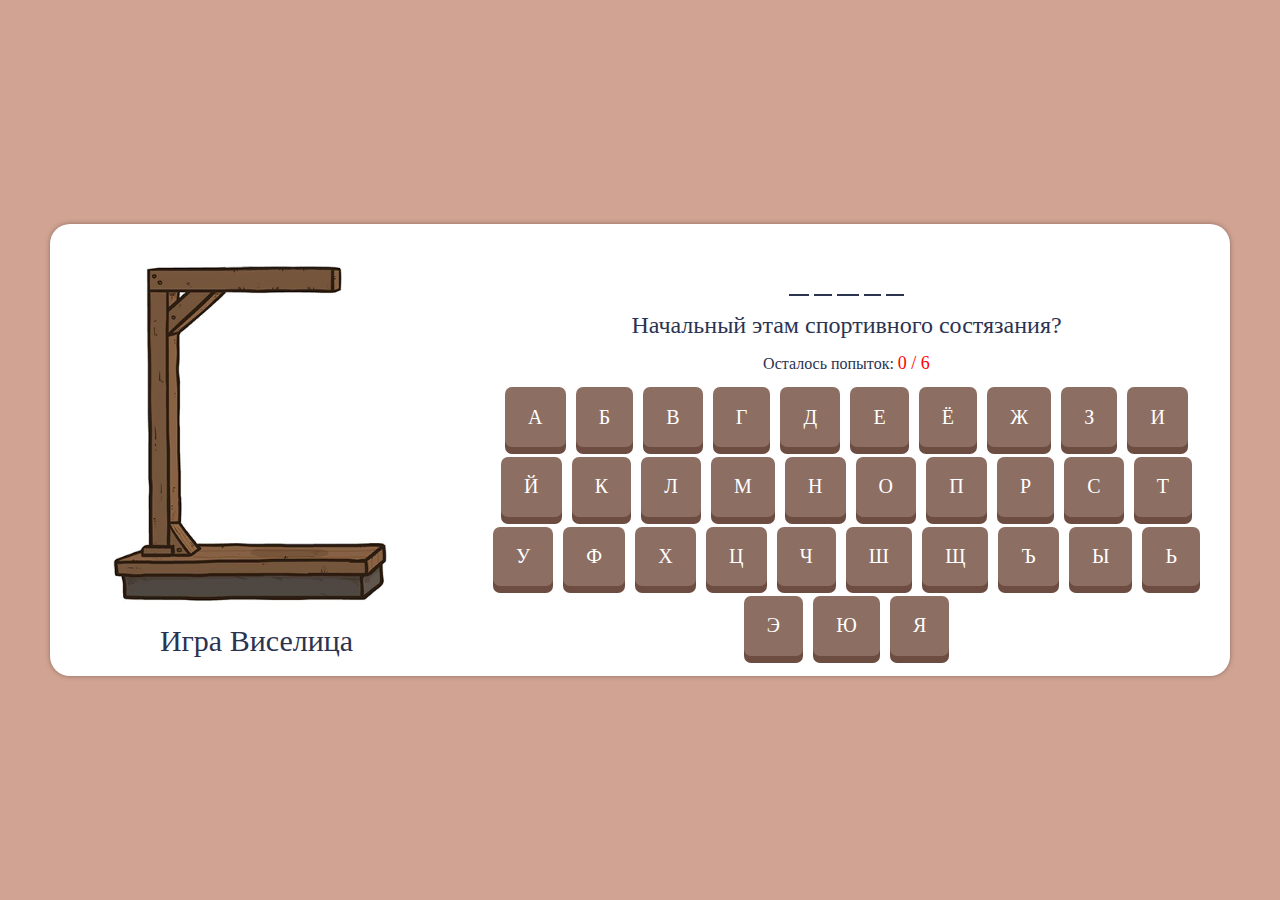
<file: hangman/index.html>
<!DOCTYPE html>
<html lang="en">

<head>
  <meta charset="UTF-8">
  <meta name="viewport" content="width=device-width, initial-scale=1.0">
  <title>Hangman</title>
  <link rel="stylesheet" href="style.css">
  <link rel="shortcut icon" href="favicon.ico" type="image/x-icon">
  <script src="script.js"></script>
</head>

<body class="page">

</body>

</html>
</file>
<file: hangman/style.css>
* {
  padding: 0px;
  margin: 0px;
  border: 0px;
}

*,
*:before,
*:after {
  box-sizing: border-box;
}

html,
body {
  height: 100%;
  min-width: 320px;
}

body {
  color: #2b3350;
  line-height: 1;
  font-family: "Lato";
  font-size: 1rem;
  -ms-text-size-adjust: 100%;
  -moz-text-size-adjust: 100%;
  -webkit-text-size-adjust: 100%;
  -webkit-font-smoothing: antialiased;
  -moz-osx-font-smoothing: grayscale;
}

input,
button,
textarea {
  font-family: "Lato";
  font-size: inherit;
}

button {
  cursor: pointer;
  color: inherit;
  background-color: transparent;
}

a {
  color: inherit;
  text-decoration: none;
}

ul li {
  list-style: none;
}

img {
  vertical-align: top;
}

h1,
h2,
h3,
h4,
h5,
h6 {
  font-weight: inherit;
  font-size: inherit;
}

body {
  background: #d1a392;
}
body.lock {
  overflow: hidden;
  touch-action: none;
}

.wrapper {
  min-height: 100%;
  display: flex;
  flex-direction: column;
  overflow: hidden;
}
@supports (overflow: clip) {
  .wrapper {
    overflow: clip;
  }
}
.wrapper > main {
  flex: 1 1 auto;
}
.wrapper > * {
  min-width: 0;
}

[class*=__container] {
  max-width: 75.625rem;
  margin: 0 auto;
  padding: 0 0.9375rem;
}

.main {
  min-height: 100%;
  display: flex;
  flex-direction: column;
  align-items: center;
  justify-content: center;
}
@media (max-width: 47.99875em) {
  .main__container {
    padding: 5px;
  }
}
.main__content {
  display: flex;
  flex-direction: row;
  background: white;
  border-radius: 20px;
  box-shadow: 0 0 5px #8d6e63;
  padding: 10px 0;
}
@media (max-width: 47.99875em) {
  .main__content {
    flex-direction: column;
  }
}
.main__column {
  display: flex;
  flex-direction: column;
  align-items: center;
  justify-content: flex-start;
  gap: 15px;
  padding: 10px;
}
.main__column_left {
  flex: 0 1 35%;
}
@media (max-width: 47.99875em) {
  .main__column_left {
    flex-basis: 100%;
  }
}
.main__column_right {
  flex: 0 1 65%;
}
@media (max-width: 47.99875em) {
  .main__column_right {
    flex-basis: 100%;
  }
}
.main__img-wrapp {
  width: 100%;
  height: 100%;
  min-height: 237px;
}
@media (max-width: 47.99875em) {
  .main__img-wrapp {
    height: 237px;
  }
}
.main__title {
  font-size: 1.875rem;
}
@media (max-width: 47.99875em) {
  .main__title {
    order: -1;
    font-size: clamp(20px, 5vw, 30px);
  }
}
.main__secret-word {
  margin-top: 20px;
}
.main__hint {
  font-size: 1.5rem;
  line-height: 1.1666666667;
  text-align: center;
}
@media (max-width: 47.99875em) {
  .main__hint {
    font-size: clamp(20px, 2vw, 24px);
  }
}
.main__lives {
  font-size: 1rem;
}
@media (max-width: 47.99875em) {
  .main__lives {
    font-size: clamp(12px, 2vw, 16px);
  }
}
.main__lives-span {
  font-size: 1.125rem;
  color: #ff0000;
}
@media (max-width: 47.99875em) {
  .main__lives-span {
    font-size: clamp(14px, 2vw, 18px);
  }
}
.hangman__wrapp {
  position: relative;
  width: 100%;
  height: 100%;
}
.hangman__part {
  position: absolute;
  width: 100%;
  height: 100%;
  object-fit: contain;
  transition: all 0.3s ease-in-out;
  user-select: none;
}
.hangman__part_hide {
  opacity: 0;
}

.secret {
  display: flex;
  font-size: 1.875rem;
  gap: 5px;
}
.secret__letter {
  border-bottom: 2px solid transparent;
  transition: color 0.3s ease-in-out;
}
.secret__letter_hide {
  color: #ffffff;
  border-bottom: 2px solid #2b3350;
}

.keyboard {
  display: flex;
  justify-content: center;
  align-items: center;
  flex-wrap: wrap;
  gap: 10px;
}
@media (max-width: 47.99875em) {
  .keyboard {
    gap: 10px 7px;
  }
}
.keyboard__key {
  display: flex;
  justify-content: center;
  align-items: center;
  background: #8d6e63;
  font-size: 1.25rem;
  color: #ffffff;
  border-radius: 7px;
  box-shadow: 0 7px 0px #6d4c41;
  display: inline-block;
  transition: all 0.2s;
  position: relative;
  padding: 20px 25px;
  position: relative;
  top: 0;
  cursor: pointer;
  user-select: none;
  -webkit-tap-highlight-color: rgba(255, 255, 255, 0);
  -webkit-tap-highlight-color: transparent;
}
@media (min-width: 90em) {
  .keyboard__key {
    padding-top: 1.25rem;
  }
}
@media (min-width: 48em) and (max-width: 90em) {
  @supports (padding-top: clamp( 0.8125rem , 0.3125rem  +  1.0416666667vw , 1.25rem )) {
    .keyboard__key {
      padding-top: clamp( 0.8125rem , 0.3125rem  +  1.0416666667vw , 1.25rem );
    }
  }
  @supports not (padding-top: clamp( 0.8125rem , 0.3125rem  +  1.0416666667vw , 1.25rem )) {
    .keyboard__key {
      padding-top: calc(0.8125rem + 0.4375 * (100vw - 48rem) / 42);
    }
  }
}
@media (max-width: 48em) {
  .keyboard__key {
    padding-top: 0.8125rem;
  }
}
@media (min-width: 90em) {
  .keyboard__key {
    padding-right: 1.5625rem;
  }
}
@media (min-width: 48em) and (max-width: 90em) {
  @supports (padding-right: clamp( 1.0625rem , 0.4910714286rem  +  1.1904761905vw , 1.5625rem )) {
    .keyboard__key {
      padding-right: clamp( 1.0625rem , 0.4910714286rem  +  1.1904761905vw , 1.5625rem );
    }
  }
  @supports not (padding-right: clamp( 1.0625rem , 0.4910714286rem  +  1.1904761905vw , 1.5625rem )) {
    .keyboard__key {
      padding-right: calc(1.0625rem + 0.5 * (100vw - 48rem) / 42);
    }
  }
}
@media (max-width: 48em) {
  .keyboard__key {
    padding-right: 1.0625rem;
  }
}
@media (min-width: 90em) {
  .keyboard__key {
    padding-bottom: 1.25rem;
  }
}
@media (min-width: 48em) and (max-width: 90em) {
  @supports (padding-bottom: clamp( 0.8125rem , 0.3125rem  +  1.0416666667vw , 1.25rem )) {
    .keyboard__key {
      padding-bottom: clamp( 0.8125rem , 0.3125rem  +  1.0416666667vw , 1.25rem );
    }
  }
  @supports not (padding-bottom: clamp( 0.8125rem , 0.3125rem  +  1.0416666667vw , 1.25rem )) {
    .keyboard__key {
      padding-bottom: calc(0.8125rem + 0.4375 * (100vw - 48rem) / 42);
    }
  }
}
@media (max-width: 48em) {
  .keyboard__key {
    padding-bottom: 0.8125rem;
  }
}
@media (min-width: 90em) {
  .keyboard__key {
    padding-left: 1.5625rem;
  }
}
@media (min-width: 48em) and (max-width: 90em) {
  @supports (padding-left: clamp( 1.0625rem , 0.4910714286rem  +  1.1904761905vw , 1.5625rem )) {
    .keyboard__key {
      padding-left: clamp( 1.0625rem , 0.4910714286rem  +  1.1904761905vw , 1.5625rem );
    }
  }
  @supports not (padding-left: clamp( 1.0625rem , 0.4910714286rem  +  1.1904761905vw , 1.5625rem )) {
    .keyboard__key {
      padding-left: calc(1.0625rem + 0.5 * (100vw - 48rem) / 42);
    }
  }
}
@media (max-width: 48em) {
  .keyboard__key {
    padding-left: 1.0625rem;
  }
}
@media (max-width: 47.99875em) {
  .keyboard__key {
    padding: 10px 15px;
  }
}
@media (max-width: 425px) {
  .keyboard__key {
    padding: 0;
    width: 43px;
    height: 39px;
  }
}
@media (max-width: 375px) {
  .keyboard__key {
    padding: 0;
    width: 39px;
    height: 39px;
  }
}
.keyboard__key:active {
  top: 3px;
  box-shadow: 0 2px 0px #6d4c41;
  transition: all 0.2s;
}
@media (any-hover: hover) {
  .keyboard__key:hover {
    background: #8d5c4a;
  }
}
.keyboard__key_off {
  top: 3px;
  box-shadow: 0 2px 0px #6d4c41, inset 0 0 5px 2px #ff0000;
  transition: all 0.2s;
}
.keyboard__key_on {
  top: 3px;
  box-shadow: 0 2px 0px #6d4c41, inset 0 0 5px 2px #00ff00;
  transition: all 0.2s;
}

.modal {
  position: fixed;
  width: 100%;
  height: 100%;
  background-color: rgba(0, 0, 0, 0.4823529412);
  top: 0;
  left: 0;
  opacity: 0;
  visibility: hidden;
  overflow-y: auto;
  overflow-x: hidden;
  transition: all 0.3s;
  z-index: 15;
}
.modal_open {
  opacity: 1;
  visibility: visible;
}
.modal__body {
  min-height: 100%;
  display: flex;
  align-items: center;
  justify-content: center;
}
.modal__content {
  max-width: 768px;
  padding: 16px;
  border-radius: 20px;
  background-color: #e1d4c9;
  color: #403f3d;
  display: flex;
  flex-direction: column;
  flex-wrap: wrap;
  align-items: center;
  gap: 10px;
  margin: 0 40px;
}
@media (max-width: 61.99875em) and (min-width: 48em) {
  .modal__content {
    margin-left: 2.5rem;
  }
}
@media (max-width: 61.99875em) and (min-width: 23.75em) and (max-width: 48em) {
  @supports (margin-left: clamp( 1rem , -0.4690721649rem  +  6.1855670103vw , 2.5rem )) {
    .modal__content {
      margin-left: clamp( 1rem , -0.4690721649rem  +  6.1855670103vw , 2.5rem );
    }
  }
  @supports not (margin-left: clamp( 1rem , -0.4690721649rem  +  6.1855670103vw , 2.5rem )) {
    .modal__content {
      margin-left: calc(1rem + 1.5 * (100vw - 23.75rem) / 24.25);
    }
  }
}
@media (max-width: 61.99875em) and (max-width: 23.75em) {
  .modal__content {
    margin-left: 1rem;
  }
}
@media (max-width: 61.99875em) and (min-width: 48em) {
  .modal__content {
    margin-right: 2.5rem;
  }
}
@media (max-width: 61.99875em) and (min-width: 23.75em) and (max-width: 48em) {
  @supports (margin-right: clamp( 1rem , -0.4690721649rem  +  6.1855670103vw , 2.5rem )) {
    .modal__content {
      margin-right: clamp( 1rem , -0.4690721649rem  +  6.1855670103vw , 2.5rem );
    }
  }
  @supports not (margin-right: clamp( 1rem , -0.4690721649rem  +  6.1855670103vw , 2.5rem )) {
    .modal__content {
      margin-right: calc(1rem + 1.5 * (100vw - 23.75rem) / 24.25);
    }
  }
}
@media (max-width: 61.99875em) and (max-width: 23.75em) {
  .modal__content {
    margin-right: 1rem;
  }
}
@media (max-width: 43.75em) {
  .modal__content {
    align-items: center;
  }
}
.modal__title {
  font-size: 1.625rem;
  line-height: 1.1538461538;
  text-align: center;
}
.modal__secret-word {
  font-size: 1.875rem;
}
.modal__btn {
  display: flex;
  padding: 10px 58px;
  justify-content: center;
  align-items: center;
  gap: 8px;
  align-self: stretch;
  border-radius: 100px;
  border: 1px solid #665f55;
  color: #403f3d;
  text-align: center;
  transition: all 0.3s ease-in-out;
}
@media (any-hover: hover) {
  .modal__btn:hover {
    background: #665f55;
    color: #e1d4c9;
  }
}
</file>
